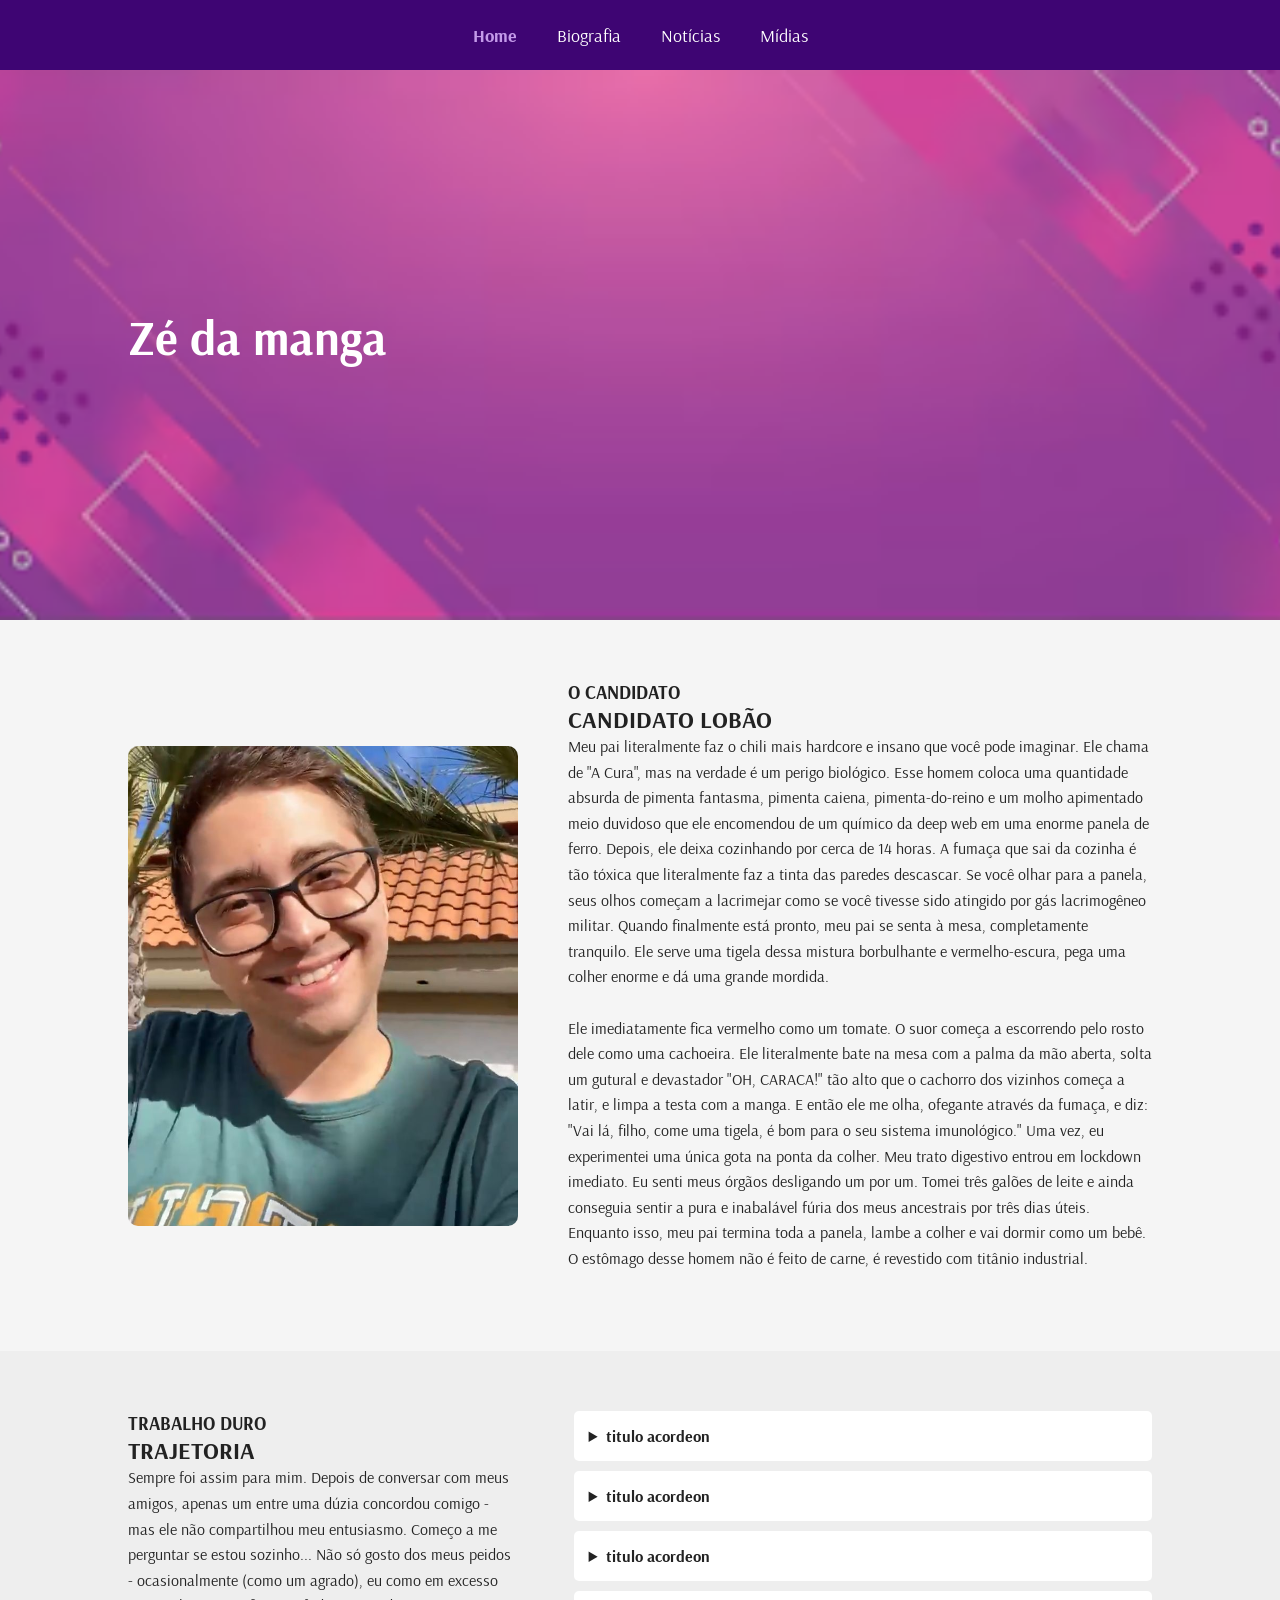
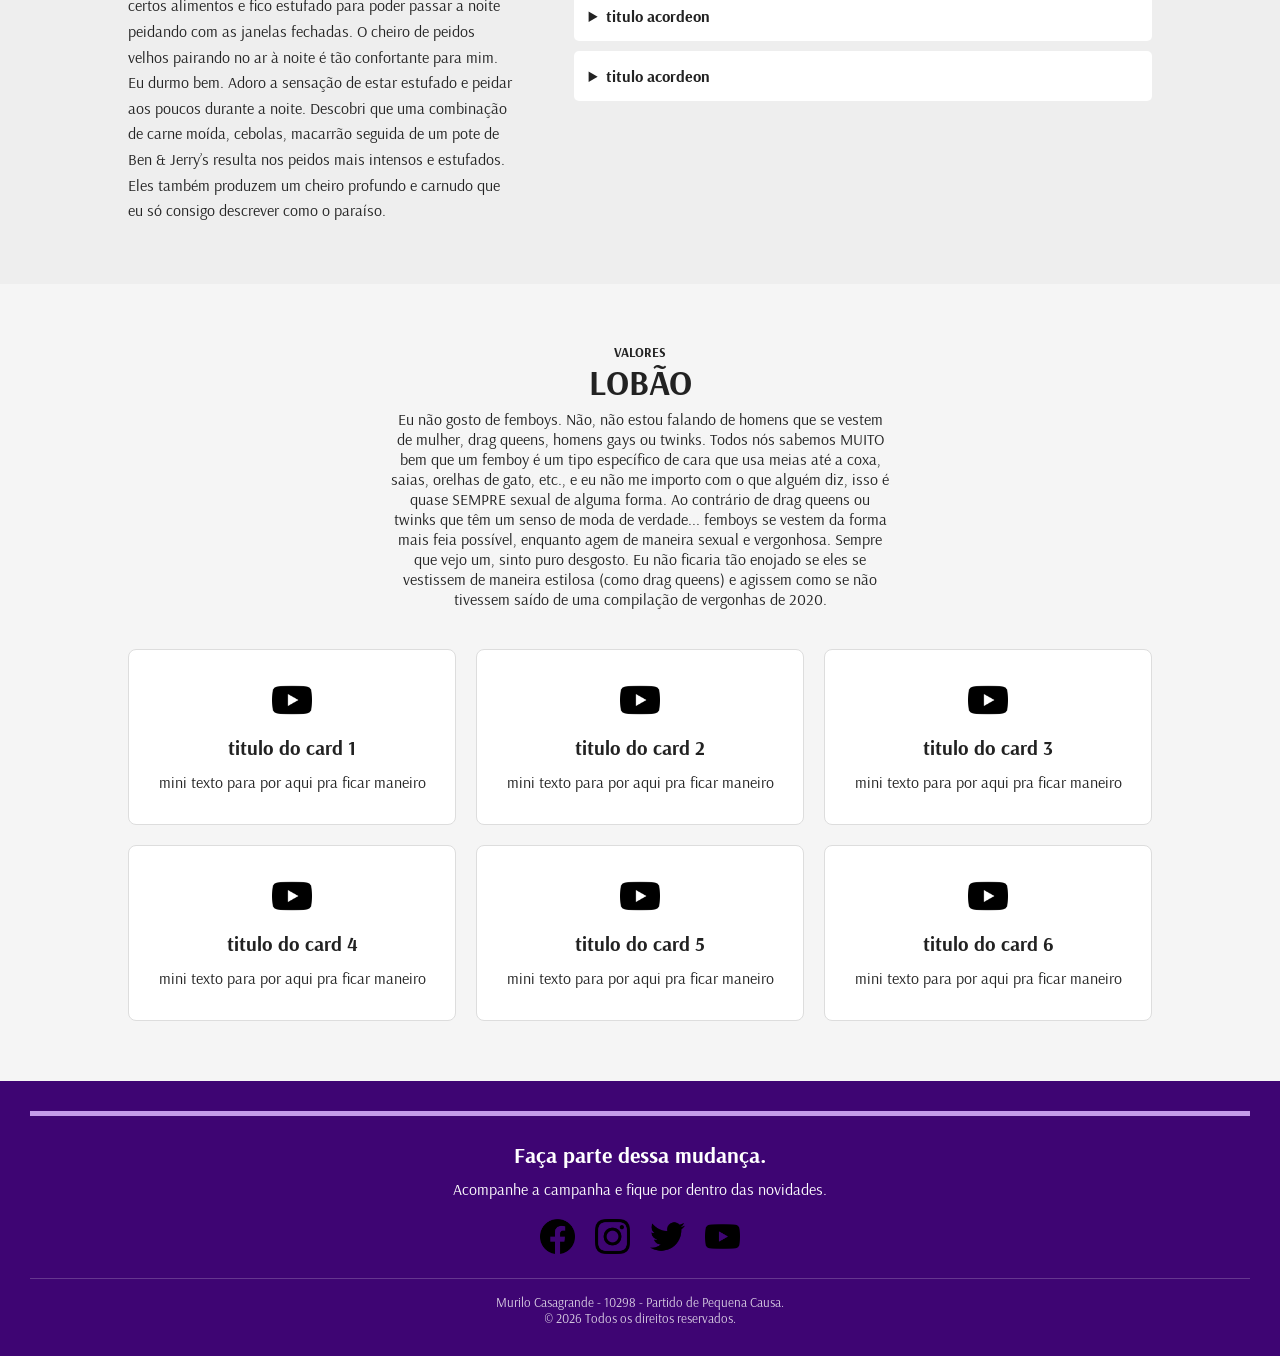
<file: index.html>
<!DOCTYPE html>
<html lang="pt-br">

<head>
    <meta charset="UTF-8">
    <meta name="viewport" content="width=device-width, initial-scale=1.0">

    <title>Murilo BigHouse | Candidato</title>

    <link rel="stylesheet" href="style/index.css">

    <link rel="preconnect" href="https://fonts.googleapis.com">
    <link rel="preconnect" href="https://fonts.gstatic.com" crossorigin>

    <link href="https://fonts.googleapis.com/css2?family=Arsenal:wght@400;700&display=swap"
        rel="stylesheet">
</head>

<body>

    <header>

        <nav>

            <ul>

                <li>
                    <a href="index.html" class="ativo">Home</a>
                </li>

                <li>
                    <a href="biografia.html">Biografia</a>
                </li>

                <li>
                    <a href="noticias.html">Notícias</a>
                </li>

                <li>
                    <a href="midias.html">Mídias</a>
                </li>

            </ul>

        </nav>

    </header>


    <section class="home">
        <img src="assets/asd.png" alt="">
        <div class="titulo_home">
            <h2>Zé da manga</h2>
        </div>

    </section>

    <section class="candidato">
        <div class="foto_candidato">
            <img src="assets/Alaaaan.jpg"
                alt="">
        </div>

        <div class="dados_candidato">
            <h3>O CANDIDATO</h3>
            <h1>CANDIDATO LOBÃO</h1>
            <p>
                Meu pai literalmente faz o chili mais hardcore e insano que você pode imaginar. Ele chama de "A Cura",
                mas na verdade é um perigo biológico.

                Esse homem coloca uma quantidade absurda de pimenta fantasma, pimenta caiena, pimenta-do-reino e um
                molho apimentado meio duvidoso que ele encomendou de um químico da deep web em uma enorme panela de
                ferro. Depois, ele deixa cozinhando por cerca de 14 horas.

                A fumaça que sai da cozinha é tão tóxica que literalmente faz a tinta das paredes descascar. Se você
                olhar para a panela, seus olhos começam a lacrimejar como se você tivesse sido atingido por gás
                lacrimogêneo militar.

                Quando finalmente está pronto, meu pai se senta à mesa, completamente tranquilo. Ele serve uma tigela
                dessa mistura borbulhante e vermelho-escura, pega uma colher enorme e dá uma grande mordida.
                <br>
                <br>

                Ele imediatamente fica vermelho como um tomate. O suor começa a escorrendo pelo rosto dele como uma
                cachoeira. Ele literalmente bate na mesa com a palma da mão aberta, solta um gutural e devastador "OH,
                CARACA!" tão alto que o cachorro dos vizinhos começa a latir, e limpa a testa com a manga.

                E então ele me olha, ofegante através da fumaça, e diz: "Vai lá, filho, come uma tigela, é bom para o
                seu sistema imunológico."

                Uma vez, eu experimentei uma única gota na ponta da colher. Meu trato digestivo entrou em lockdown
                imediato. Eu senti meus órgãos desligando um por um. Tomei três galões de leite e ainda conseguia sentir
                a pura e inabalável fúria dos meus ancestrais por três dias úteis.

                Enquanto isso, meu pai termina toda a panela, lambe a colher e vai dormir como um bebê. O estômago desse
                homem não é feito de carne, é revestido com titânio industrial.
            </p>
        </div>
    </section>

    <section class="trajetoria">
        <div class="trabalho">
            <h3>TRABALHO DURO</h3>
            <h1>TRAJETORIA</h1>
            <p>
                Sempre foi assim para mim. Depois de conversar com meus amigos, apenas um entre uma dúzia concordou
                comigo - mas ele não compartilhou meu entusiasmo. Começo a me perguntar se estou sozinho...

                Não só gosto dos meus peidos - ocasionalmente (como um agrado), eu como em excesso certos alimentos e
                fico estufado para poder passar a noite peidando com as janelas fechadas. O cheiro de peidos velhos
                pairando no ar à noite é tão confortante para mim. Eu durmo bem. Adoro a sensação de estar estufado e
                peidar aos poucos durante a noite.

                Descobri que uma combinação de carne moída, cebolas, macarrão seguida de um pote de Ben & Jerry’s
                resulta nos peidos mais intensos e estufados. Eles também produzem um cheiro profundo e carnudo que eu
                só consigo descrever como o paraíso.
            </p>
        </div>

        <div class="acordeons">
            <details>
                <summary>titulo acordeon</summary>
                <p>conteudo acordeon 1</p>
            </details>
            <details>
                <summary>titulo acordeon</summary>
                <p>conteudo acordeon 2</p>
            </details>
            <details>
                <summary>titulo acordeon</summary>
                <p>conteudo acordeon 3</p>
            </details>
            <details>
                <summary>titulo acordeon</summary>
                <p>conteudo acordeon 4</p>
            </details>
            <details>
                <summary>titulo acordeon</summary>
                <p>conteudo acordeon 5</p>
            </details>
        </div>
    </section>

    <section class="valores">
        <div class="conteudo">
            <h5>VALORES</h5>
            <h2>LOBÃO</h2>
            <p>Eu não gosto de femboys. Não, não estou falando de homens que se vestem de mulher, drag queens, homens
                gays ou twinks. Todos nós sabemos MUITO bem que um femboy é um tipo específico de cara que usa meias até
                a coxa, saias, orelhas de gato, etc., e eu não me importo com o que alguém diz, isso é quase SEMPRE
                sexual de alguma forma. Ao contrário de drag queens ou twinks que têm um senso de moda de verdade...
                femboys se vestem da forma mais feia possível, enquanto agem de maneira sexual e vergonhosa. Sempre que
                vejo um, sinto puro desgosto. Eu não ficaria tão enojado se eles se vestissem de maneira estilosa (como
                drag queens) e agissem como se não tivessem saído de uma compilação de vergonhas de 2020.</p>
        </div>
        <div class="cards">
            <div>
                <img src="assets/youtube.png" alt="">
                <h6>titulo do card 1</h6>
                <p>mini texto para por aqui pra ficar maneiro</p>
            </div>
            <div>
                <img src="assets/youtube.png" alt="">
                <h6>titulo do card 2</h6>
                <p>mini texto para por aqui pra ficar maneiro</p>
            </div>
            <div>
                <img src="assets/youtube.png" alt="">
                <h6>titulo do card 3</h6>
                <p>mini texto para por aqui pra ficar maneiro</p>
            </div>
            <div>
                <img src="assets/youtube.png" alt="">
                <h6>titulo do card 4</h6>
                <p>mini texto para por aqui pra ficar maneiro</p>
            </div>
            <div>
                <img src="assets/youtube.png" alt="">
                <h6>titulo do card 5</h6>
                <p>mini texto para por aqui pra ficar maneiro</p>
            </div>
            <div>
                <img src="assets/youtube.png" alt="">
                <h6>titulo do card 6</h6>
                <p>mini texto para por aqui pra ficar maneiro</p>
            </div>
        </div>
    </section>

    <footer>

        <div class="linha-footer"></div>

        <div class="footer-conteudo">

            <h2>
                Faça parte dessa mudança.
            </h2>

            <p>
                Acompanhe a campanha e fique por dentro
                das novidades.
            </p>


            <div class="redes">

                <a href="https://facebook.com" target="_blank">
                    <img src="assets/facebook.png" alt="Facebook">
                </a>

                <a href="https://instagram.com" target="_blank">
                    <img src="assets/instagram.png" alt="Instagram">
                </a>

                <a href="https://x.com" target="_blank">
                    <img src="assets/twitter.png" alt="X">
                </a>

                <a href="https://youtube.com" target="_blank">
                    <img src="assets/youtube.png" alt="YouTube">
                </a>

            </div>

        </div>


        <div class="copyright">

            <p>
                Murilo Casagrande - 10298 -
                Partido de Pequena Causa.
            </p>

            <p>
                © 2026 Todos os direitos reservados.
            </p>

        </div>

    </footer>

</body>

</html>
</file>
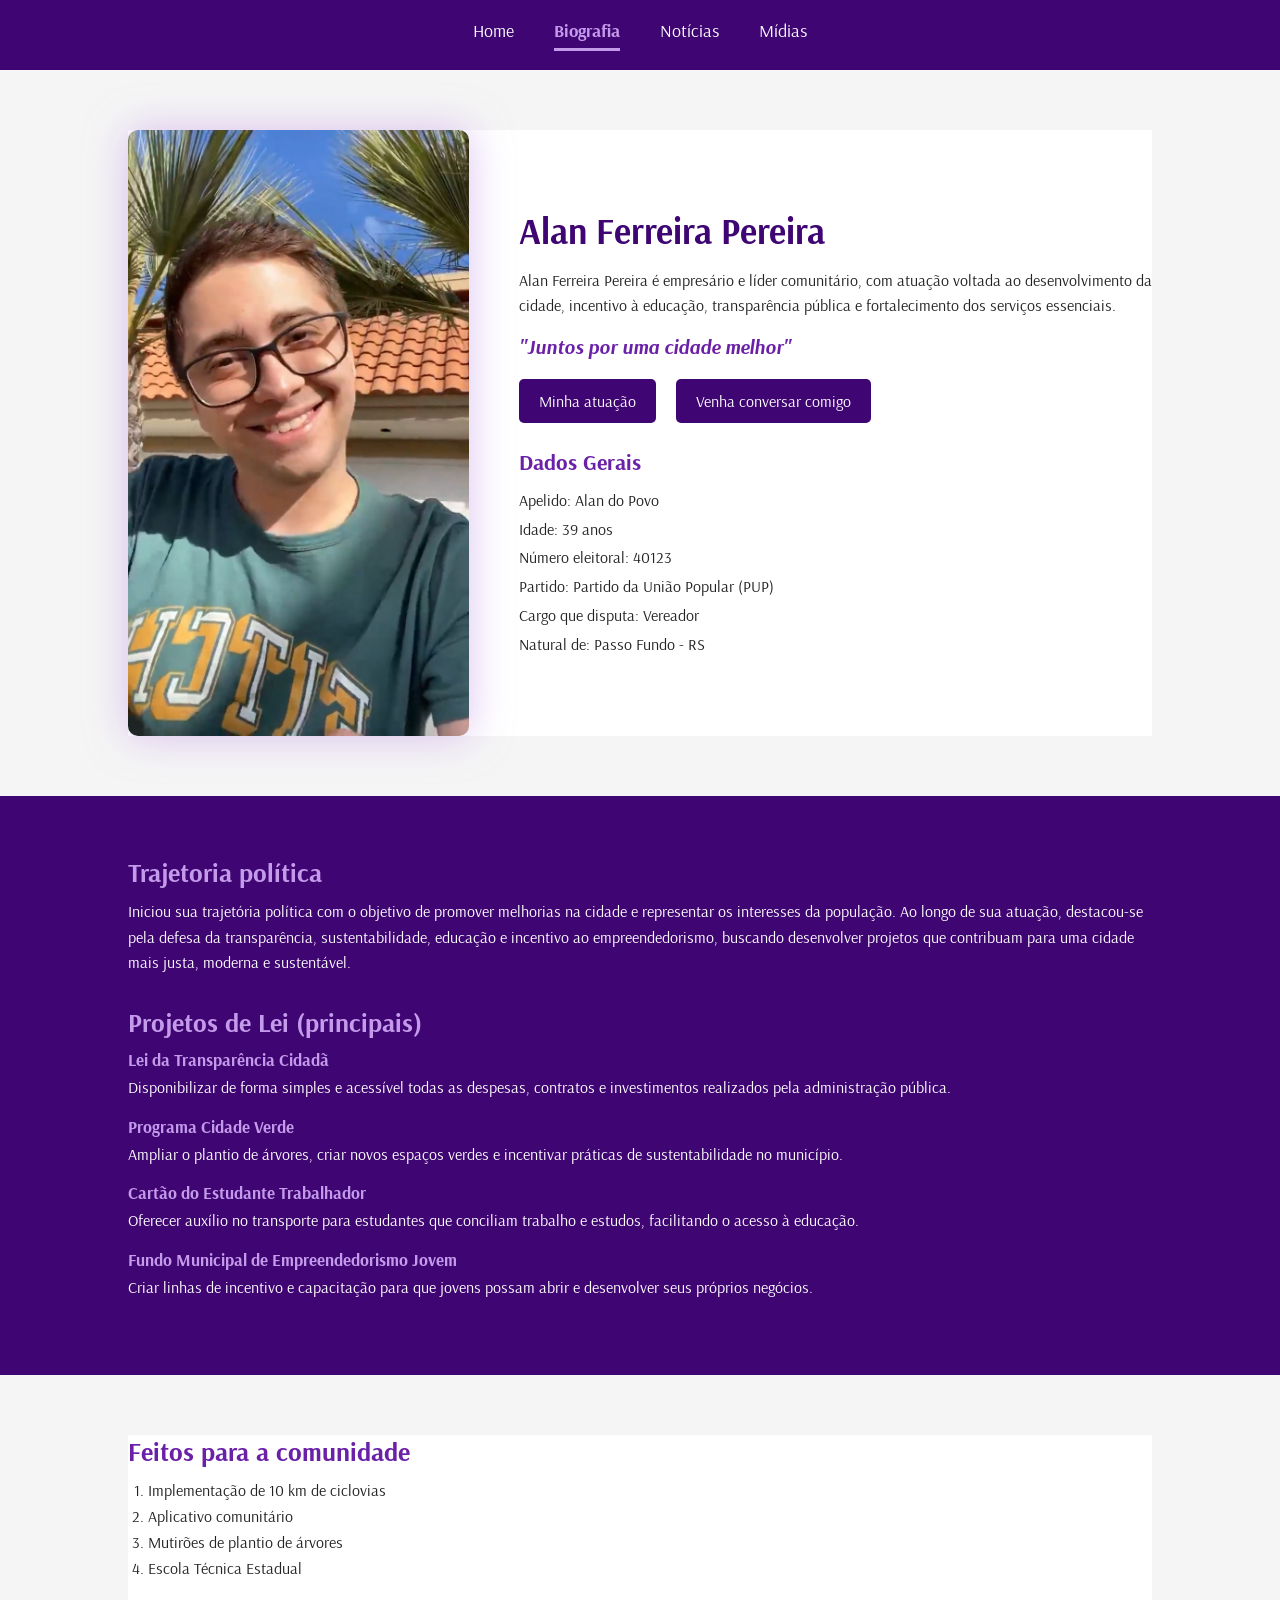
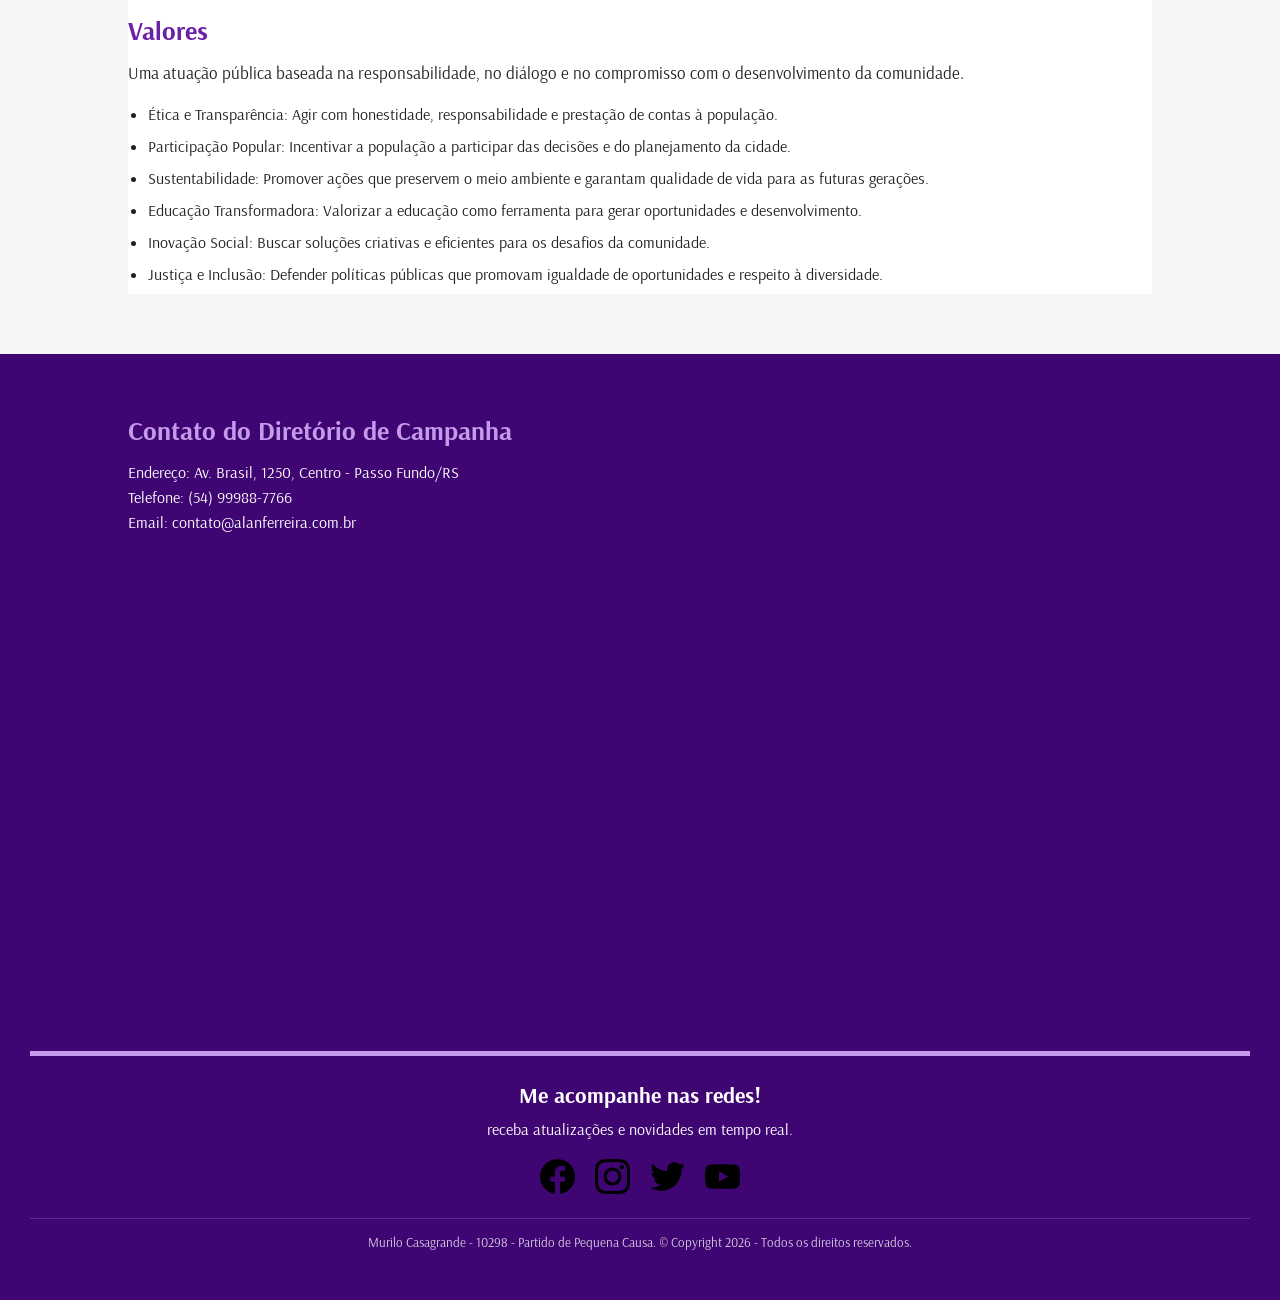
<file: biografia.html>
<!DOCTYPE html>
<html lang="pt-br">
<head>
    <meta charset="UTF-8">
    <meta name="viewport" content="width=device-width, initial-scale=1.0">
    <title>Biografia</title>
    <link rel="stylesheet" href="style/biografia.css">
    <link rel="preconnect" href="https://fonts.googleapis.com">
    <link rel="preconnect" href="https://fonts.gstatic.com" crossorigin>
    <link href="https://fonts.googleapis.com/css2?family=Arsenal:ital,wght@0,400;0,700;1,400;1,700&display=swap" rel="stylesheet">
</head>
<body>
    <nav>
        <ul>
            <a href="index.html"><li >Home</li></a>
            <a href="biografia.html"><li  id="atual">Biografia</li></a>
            <a href="noticias.html"><li>Notícias</li></a>
            <a href="midias.html"><li>Mídias</li></a>
        </ul>
    </nav>

    <section class="apresentacao">
    <div class="foto">
        <img src="assets/Alaaaan.jpg" alt="Foto de Alan Ferreira Pereira">
    </div>

    <div class="informacoes">
        <div class="perfil">
        <h1>Alan Ferreira Pereira</h1>

        <p>
            Alan Ferreira Pereira é empresário e líder comunitário, com atuação voltada
            ao desenvolvimento da cidade, incentivo à educação, transparência pública e
            fortalecimento dos serviços essenciais.
        </p>

        <h2>"Juntos por uma cidade melhor"</h2>
    </div>
        <div class="botoes">
            <div class="botao">
                <a href="#trajetoria">Minha atuação</a>
            </div>

            <div class="botao">
                <a href="#contato">Venha conversar comigo</a>
            </div>
        </div>

        <div class="dados_gerais">
            <h2>Dados Gerais</h2>
            <ul>
                <li>Apelido: Alan do Povo</li>
                <li>Idade: 39 anos</li>
                <li>Número eleitoral: 40123</li>
                <li>Partido: Partido da União Popular (PUP)</li>
                <li>Cargo que disputa: Vereador</li>
                <li>Natural de: Passo Fundo - RS</li>
            </ul>
        </div>
    </div>
</section>

<section id="trajetoria">
    <div class="trajetoria_politica">
        <h2>Trajetoria política</h2>
        <p>Iniciou sua trajetória política com o objetivo de promover melhorias na cidade e representar os interesses da população. Ao longo de sua atuação, destacou-se pela defesa da transparência, sustentabilidade, educação e incentivo ao empreendedorismo, buscando desenvolver projetos que contribuam para uma cidade mais justa, moderna e sustentável.</p>
    </div>
    <div class="projetos">
        <h2>Projetos de Lei (principais)</h2>

        <h4>Lei da Transparência Cidadã</h4>
        <p>Disponibilizar de forma simples e acessível todas as despesas, contratos e investimentos realizados pela administração pública.</p>

        <h4>Programa Cidade Verde</h4>
        <p>Ampliar o plantio de árvores, criar novos espaços verdes e incentivar práticas de sustentabilidade no município.</p>

        <h4>Cartão do Estudante Trabalhador</h4>
        <p>Oferecer auxílio no transporte para estudantes que conciliam trabalho e estudos, facilitando o acesso à educação.</p>

        <h4>Fundo Municipal de Empreendedorismo Jovem</h4>
        <p>Criar linhas de incentivo e capacitação para que jovens possam abrir e desenvolver seus próprios negócios.</p>
    </div>
</section>

<section class="Feitos_comunidade">
    <div class="feitos">
        <h2>Feitos para a comunidade</h2>
        <ol>
            <li>Implementação de 10 km de ciclovias</li>
            <li>Aplicativo comunitário</li>
            <li>Mutirões de plantio de árvores</li>
            <li>Escola Técnica Estadual</li>
        </ol>
    </div>
    
    <div class="valores">
        <h2>Valores</h2>
        <p>Uma atuação pública baseada na responsabilidade, no diálogo e no compromisso com o desenvolvimento da comunidade.</p> 
        <ul> 
            <li>Ética e Transparência: Agir com honestidade, responsabilidade e prestação de contas à população.</li> 
            <li>Participação Popular: Incentivar a população a participar das decisões e do planejamento da cidade.</li> 
            <li>Sustentabilidade: Promover ações que preservem o meio ambiente e garantam qualidade de vida para as futuras gerações.</li> 
            <li>Educação Transformadora: Valorizar a educação como ferramenta para gerar oportunidades e desenvolvimento.</li> 
            <li>Inovação Social: Buscar soluções criativas e eficientes para os desafios da comunidade.</li> 
            <li>Justiça e Inclusão: Defender políticas públicas que promovam igualdade de oportunidades e respeito à diversidade.</li> 
        </ul>
    </div>
</section>

<section id="contato">
   <h2>Contato do Diretório de Campanha</h2> 
   <p>Endereço: Av. Brasil, 1250, Centro - Passo Fundo/RS</p> 
   <p>Telefone: (54) 99988-7766</p> 
   <p>Email: contato@alanferreira.com.br</p>

    <iframe src="https://www.google.com/maps/embed?pb=!1m18!1m12!1m3!1d364.09204742768617!2d-50.86758906244923!3d-29.753145891953086!2m3!1f0!2f0!3f0!3m2!1i1024!2i768!4f13.1!3m3!1m2!1s0x951910f8bb791ac7%3A0x8eea11a32f8641f!2sFazenda%20Fialho%2C%20Taquara%20-%20RS%2C%2095600-000!5e0!3m2!1spt-BR!2sbr!4v1785972077071!5m2!1spt-BR!2sbr" width="600" height="450" style="border:0;" allowfullscreen="" loading="lazy" referrerpolicy="strict-origin-when-cross-origin"></iframe>
</section>

    <footer>
        <div class="linha-footer">
        </div>

        <h4>Me acompanhe nas redes!</h4>
        <p>receba atualizações e novidades em tempo real.</p>
        <div>
            <a href="facebook.com"><img src="assets/facebook.png" alt=""></a>
            <a href="instagram.com"><img src="assets/instagram.png" alt=""></a>
            <a href="x.com"><img src="assets/twitter.png" alt=""></a>
            <a href="youtube.com"><img src="assets/youtube.png" alt=""></a>
        </div>
        <p>Murilo Casagrande - 10298 - Partido de Pequena Causa. © Copyright 2026 - Todos os direitos reservados. </p>
    </footer>
</body>
</html>
</file>
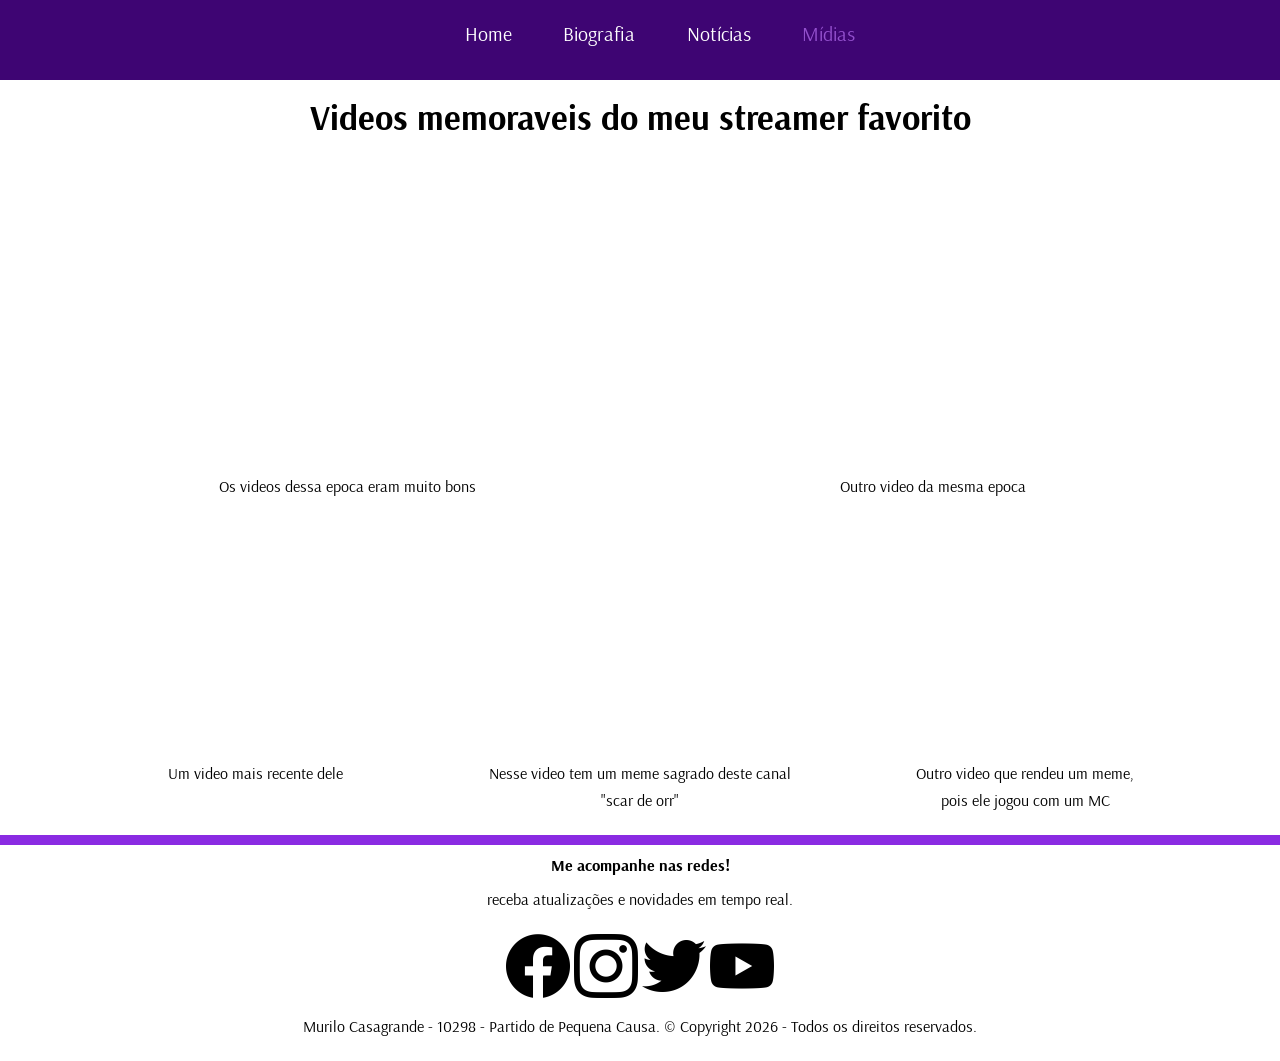
<file: midias.html>
<!DOCTYPE html>
<html lang="pt-br">
<head>
    <meta charset="UTF-8">
    <meta name="viewport" content="width=device-width, initial-scale=1.0">
    <title>Midias</title>
    <link rel="stylesheet" href="style/midias.css">
    <link rel="preconnect" href="https://fonts.googleapis.com">
    <link rel="preconnect" href="https://fonts.gstatic.com" crossorigin>
    <link href="https://fonts.googleapis.com/css2?family=Arsenal:ital,wght@0,400;0,700;1,400;1,700&display=swap" rel="stylesheet">
</head>
<body>
   <nav>
        <ul>
            <a href="index.html"><li >Home</li></a>
            <a href="biografia.html"><li>Biografia</li></a>
            <a href="noticias.html"><li>Notícias</li></a>
            <a href="midias.html"><li id="atual">Mídias</li></a>
        </ul>
    </nav>

    <section class="">
    <h2>Videos memoraveis do meu streamer favorito</h2>
    
    <div class="fila1">
        <div class="card-video">
            <iframe width="560" height="315" src="https://www.youtube.com/embed/fJl1BoiMAeQ?si=vUdBvvUh88IRt8h7" title="YouTube video player" frameborder="0" allow="accelerometer; autoplay; clipboard-write; encrypted-media; gyroscope; picture-in-picture; web-share" referrerpolicy="strict-origin-when-cross-origin" allowfullscreen></iframe>
            <p>Os videos dessa epoca eram muito bons</p>
        </div>
        <div class="card-video">
           <iframe width="560" height="315" src="https://www.youtube.com/embed/xoTwTI9IEJE?si=JrlB6em8w6LVbyKI" title="YouTube video player" frameborder="0" allow="accelerometer; autoplay; clipboard-write; encrypted-media; gyroscope; picture-in-picture; web-share" referrerpolicy="strict-origin-when-cross-origin" allowfullscreen></iframe>
           <p>Outro video da mesma epoca</p>
        </div>
    </div>
    <div class="fila2">
        <div class="card-video">
            <iframe width="360" height="200" src="https://www.youtube.com/embed/wScsMkMsg3A?si=4ffNnVYVSdV9pg46" title="YouTube video player" frameborder="0" allow="accelerometer; autoplay; clipboard-write; encrypted-media; gyroscope; picture-in-picture; web-share" referrerpolicy="strict-origin-when-cross-origin" allowfullscreen></iframe>
            <p>Um video mais recente dele</p>
        </div>
        <div class="card-video">
            <iframe width="360" height="200" src="https://www.youtube.com/embed/pOpJ124j0gQ?si=aYawLCtB4aeyXgXO" title="YouTube video player" frameborder="0" allow="accelerometer; autoplay; clipboard-write; encrypted-media; gyroscope; picture-in-picture; web-share" referrerpolicy="strict-origin-when-cross-origin" allowfullscreen></iframe>
            <p>Nesse video tem um meme sagrado deste canal</p>
            <p>"scar de orr"</p>
        </div>
        <div class="card-video">
            <iframe width="360" height="200" src="https://www.youtube.com/embed/fraGVLxa_0M?si=5s348v7EVL3AXtM7" title="YouTube video player" frameborder="0" allow="accelerometer; autoplay; clipboard-write; encrypted-media; gyroscope; picture-in-picture; web-share" referrerpolicy="strict-origin-when-cross-origin" allowfullscreen></iframe>
            <p>Outro video que rendeu um meme,</p>
            <p>pois ele jogou com um MC</p>
        </div>
    </div>
</section>
    <footer>
        <div class="linha-footer">
        </div>

        <h4>Me acompanhe nas redes!</h4>
        <p>receba atualizações e novidades em tempo real.</p>
        <div>
            <a href="facebook.com"><img src="assets/facebook.png" alt=""></a>
            <a href="instagram.com"><img src="assets/instagram.png" alt=""></a>
            <a href="x.com"><img src="assets/twitter.png" alt=""></a>
            <a href="youtube.com"><img src="assets/youtube.png" alt=""></a>
        </div>
        <p>Murilo Casagrande - 10298 - Partido de Pequena Causa. © Copyright 2026 - Todos os direitos reservados. </p>
    </footer>
</body>
</html>
</file>
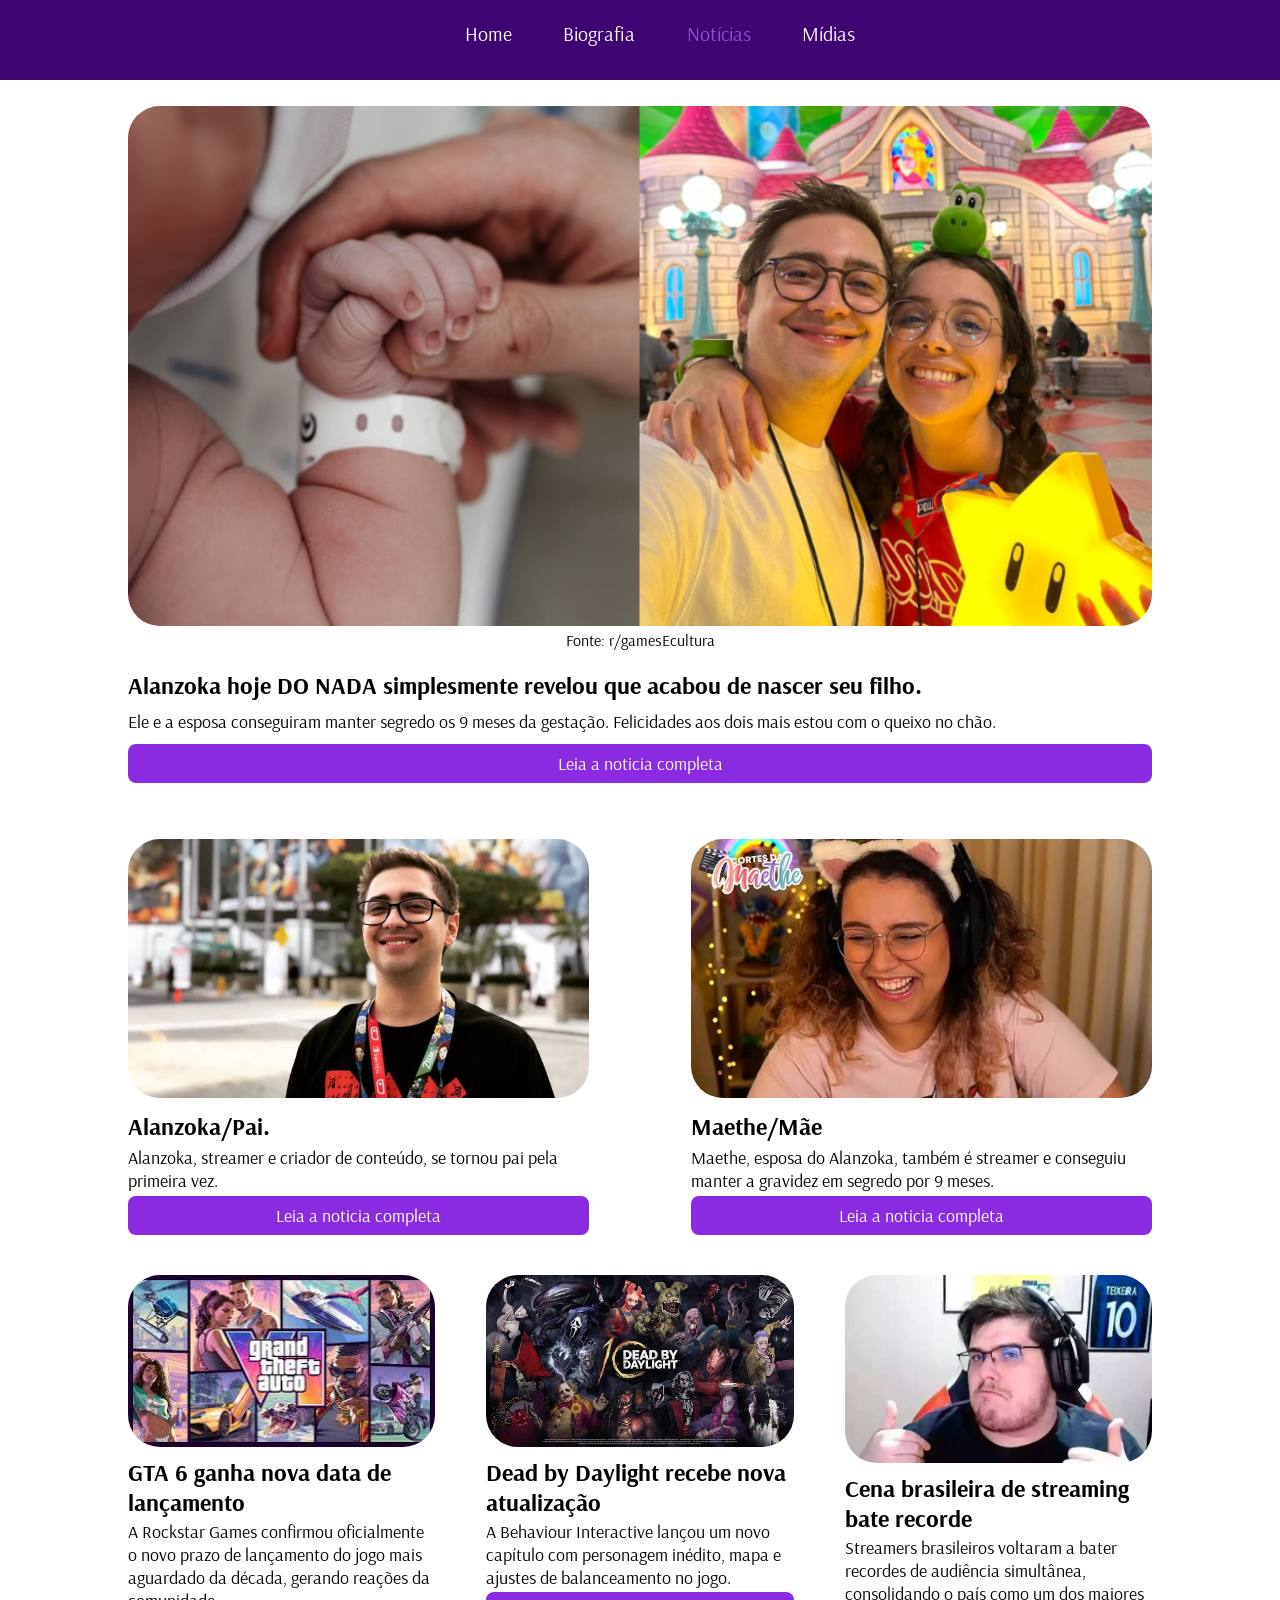
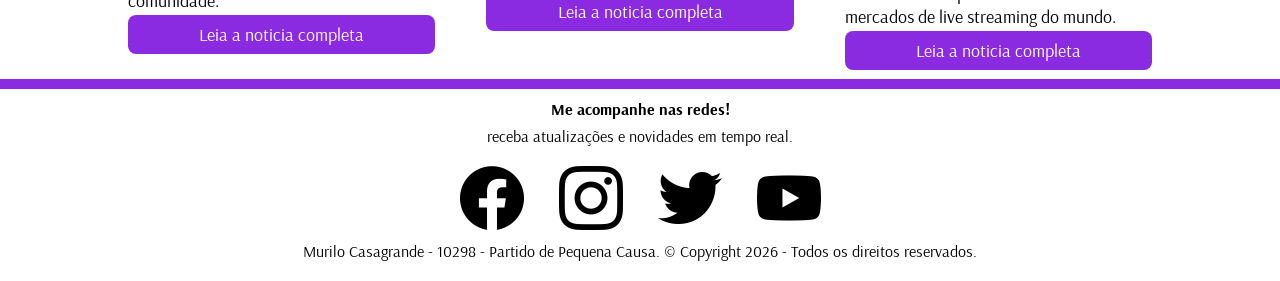
<file: noticias.html>
<!DOCTYPE html>
<html lang="pt-br">
<head>
    <meta charset="UTF-8">
    <meta name="viewport" content="width=device-width, initial-scale=1.0">
    <title>Notícias</title>
    <link rel="stylesheet" href="style/noticias.css">
    <link rel="preconnect" href="https://fonts.googleapis.com">
    <link rel="preconnect" href="https://fonts.gstatic.com" crossorigin>
    <link href="https://fonts.googleapis.com/css2?family=Arsenal:ital,wght@0,400;0,700;1,400;1,700&display=swap" rel="stylesheet">
</head>
<body>
    <nav>
        <ul>
            <a href="index.html"><li>Home</li></a>
            <a href="biografia.html"><li>Biografia</li></a>
            <a href="noticias.html"><li id="atual">Notícias</li></a>
            <a href="midias.html"><li>Mídias</li></a>
        </ul>
    </nav>

    <div class="fila1">
        <div class="noticia0">
            <figure>
                <img src="assets/Captura de tela 2026-07-15 192815.png" alt="">
                <figcaption>Fonte: r/gamesEcultura</figcaption>
            </figure>
            <h2>Alanzoka hoje DO NADA simplesmente revelou que acabou de nascer seu filho.</h2>
            <p>Ele e a esposa conseguiram manter segredo os 9 meses da gestação. Felicidades aos dois mais estou com o queixo no chão.</p>

            <div class="button">
                <a target="_blank"
                  href="https://www.reddit.com/r/gamesEcultura/comments/1t4twnn/alanzoka_hoje_do_nada_simplesmente_revelou_que/?tl=pt-br">
                  <p>Leia a noticia completa</p>
                </a>
            </div>
        </div>
    </div>

    <div class="fila2">
        <div class="noticia1">
            <figure>
                <img src="assets/images (3).jpg" alt="">
            </figure>
            <h2>Alanzoka/Pai.</h2>
            <p>Alanzoka, streamer e criador de conteúdo, se tornou pai pela primeira vez.</p>

            <div class="button">
                <a target="_blank" href="#">
                  <p>Leia a noticia completa</p>
                </a>
            </div>
        </div>

        <div class="noticia2">
            <figure>
                <img src="assets/images (2).jpg" alt="">
            </figure>
            <h2>Maethe/Mãe</h2>
            <p>Maethe, esposa do Alanzoka, também é streamer e conseguiu manter a gravidez em segredo por 9 meses.</p>

            <div class="button">
                <a target="_blank" href="#">
                  <p>Leia a noticia completa</p>
                </a>
            </div>
        </div>
    </div>

    <div class="fila3">
    <div class="noticia3"> 
        <figure>
            <img src="assets/images (4).jpg" alt="">
        </figure>
        <h2>GTA 6 ganha nova data de lançamento</h2>
        <p>A Rockstar Games confirmou oficialmente o novo prazo de lançamento do jogo mais aguardado da década, gerando reações da comunidade.</p>

        <div class="button">
            <a target="_blank" href="#">
              <p>Leia a noticia completa</p>
            </a>
        </div>
    </div>

    <div class="noticia4">
        <figure>
            <img src="assets/images (5).jpg" alt="">
        </figure>
        <h2>Dead by Daylight recebe nova atualização</h2>
        <p>A Behaviour Interactive lançou um novo capítulo com personagem inédito, mapa e ajustes de balanceamento no jogo.</p>

        <div class="button">
            <a target="_blank" href="#">
              <p>Leia a noticia completa</p>
            </a>
        </div>
    </div>

    <div class="noticia5">
        <figure>
            <img src="assets/images (6).jpg" alt="">
        </figure>
        <h2>Cena brasileira de streaming bate recorde</h2>
        <p>Streamers brasileiros voltaram a bater recordes de audiência simultânea, consolidando o país como um dos maiores mercados de live streaming do mundo.</p>

        <div class="button">
            <a target="_blank" href="#">
              <p>Leia a noticia completa</p>
            </a>
        </div>
    </div>
</div>

    <footer>
        <div class="linha-footer"></div>

        <h4>Me acompanhe nas redes!</h4>
        <p>receba atualizações e novidades em tempo real.</p>
        <div>
            <a href="facebook.com"><img src="assets/facebook.png" alt=""></a>
            <a href="instagram.com"><img src="assets/instagram.png" alt=""></a>
            <a href="x.com"><img src="assets/twitter.png" alt=""></a>
            <a href="youtube.com"><img src="assets/youtube.png" alt=""></a>
        </div>
        <p>Murilo Casagrande - 10298 - Partido de Pequena Causa. © Copyright 2026 - Todos os direitos reservados.</p>
    </footer>
</body>
</html>
</file>
<file: style/index.css>
* {
    margin: 0;
    padding: 0;
    box-sizing: border-box;
    font-family: "Arsenal", sans-serif;
}

body {
    background-color: #f5f5f5;
    color: #222;
}

/* MENU */

nav {
    background-color: #3e0573;
    height: 70px;

    display: flex;
    align-items: center;
    justify-content: center;
}

nav ul {
    display: flex;
    gap: 40px;
    list-style: none;
}

nav a {
    color: white;
    text-decoration: none;
    font-size: 18px;
}

nav a:hover {
    color: #c49bea;
}

nav a.ativo {
    color: #c49bea;
    font-weight: bold;
}

/* TEXTOS REUTILIZÁVEIS */

.subtitulo {
    display: block;
    color: #6b20a8;
    font-weight: bold;
    letter-spacing: 1px;
    text-transform: uppercase;
    font-size: 14px;
    margin-bottom: 10px;
}

.linha {
    width: 60px;
    height: 4px;
    background-color: #6b20a8;
    margin: 15px 0 20px;
}

.botao {
    display: inline-block;
    background-color: #3e0573;
    color: white;

    border: none;
    padding: 12px 25px;

    font-size: 16px;
    border-radius: 5px;
    text-decoration: none;

    cursor: pointer;
    transition: background-color 0.2s ease;
}

.botao:hover {
    background-color: #5b159b;
}

.botao-roxo {
    background-color: #6b20a8;
}

.botao-roxo:hover {
    background-color: #8a2fd1;
}

/* HOME */

.home {
    position: relative;
}

.home img {
    width: 100%;
    height: 550px;
    object-fit: cover;
    display: block;
}

.home .overlay {
    position: absolute;
    inset: 0;
    background: linear-gradient(90deg, rgba(0, 0, 0, 0.55), rgba(0, 0, 0, 0.15));
}

.titulo_home {
    position: absolute;
    top: 50%;
    left: 10%;
    transform: translateY(-50%);
    max-width: 600px;
    z-index: 1;
}

.titulo_home span.subtitulo {
    color: #c49bea;
}

.titulo_home h1,
.titulo_home h2 {
    font-size: 48px;
    color: white;
    line-height: 1.2;
    margin-bottom: 15px;
}

.titulo_home h1 strong {
    color: #c49bea;
}

.titulo_home p {
    color: #eee;
    margin-bottom: 25px;
    line-height: 1.5;
}

/* CANDIDATO */

.candidato {
    width: 80%;
    margin: 60px auto;

    display: flex;
    align-items: center;
    gap: 50px;
}

.foto_candidato {
    position: relative;
    width: 40%;
    height: 480px;
}

.foto-brilho {
    position: absolute;
    inset: -20px;
    background: radial-gradient(circle, #c49bea, transparent 70%);
    filter: blur(30px);
    z-index: -1;
    border-radius: 10px;
}

.foto_candidato img {
    width: 100%;
    height: 100%;
    object-fit: cover;
    border-radius: 10px;
    display: block;
}

.dados_candidato {
    width: 60%;
}

.dados_candidato h2 {
    font-size: 40px;
    margin-bottom: 5px;
}

.dados_candidato p {
    margin-bottom: 20px;
    line-height: 1.6;
}

/* TRAJETÓRIA */

.trajetoria {
    background-color: #eee;
    padding: 60px 10%;

    display: flex;
    gap: 60px;
}

.trabalho {
    width: 40%;
}

.trabalho h2 {
    font-size: 35px;
    margin-bottom: 5px;
}

.trabalho p {
    line-height: 1.6;
}

.acordeons {
    width: 60%;
}

details {
    background-color: white;
    margin-bottom: 10px;
    padding: 15px;

    border-radius: 5px;
}

summary {
    cursor: pointer;
    font-weight: bold;
}

summary span {
    color: #6b20a8;
    margin-right: 10px;
}

details p {
    margin-top: 10px;
    line-height: 1.6;
    color: #444;
}

/* VALORES */

.valores {
    padding: 60px 10%;
    text-align: center;
}

.valores .conteudo {
    display: flex;
    flex-direction: column;
    align-items: center;
    margin-bottom: 40px;
}

.valores .conteudo h2 {
    font-size: 35px;
    margin-bottom: 5px;
}

.valores .conteudo p {
    max-width: 500px;
}

.cards {
    display: grid;
    grid-template-columns: repeat(3, 1fr);
    gap: 20px;
}

.cards > div {
    background-color: white;
    padding: 30px 20px;

    border: 1px solid #ddd;
    border-radius: 8px;
}

.cards img {
    width: 40px;
    height: 40px;
    object-fit: contain;
    margin: 0 auto 15px;
    display: block;
}

.icone {
    width: 40px;
    height: 40px;
    margin: 0 auto 15px;

    display: flex;
    align-items: center;
    justify-content: center;

    background-color: #6b20a8;
    color: white;
    font-weight: bold;
    border-radius: 50%;
}

.cards h6 {
    font-size: 20px;
    margin-bottom: 10px;
}

.cards p {
    line-height: 1.5;
}

/* RODAPÉ */

footer {
    background-color: #3e0573;
    color: white;
    text-align: center;
    padding: 30px;
}

.linha-footer {
    height: 5px;
    background-color: #c49bea;
    margin-bottom: 25px;
}

.footer-conteudo h2 {
    font-size: 22px;
    margin-bottom: 5px;
}

.footer-conteudo p {
    margin: 10px 0 20px;
}

.redes {
    display: flex;
    justify-content: center;
    gap: 20px;
    margin-bottom: 20px;
}

.redes img {
    width: 35px;
}

.copyright {
    border-top: 1px solid rgba(255, 255, 255, 0.2);
    padding-top: 15px;
}

.copyright p {
    font-size: 13px;
    opacity: 0.8;
}

/* CELULAR */

@media (max-width: 700px) {

    nav ul {
        gap: 15px;
    }

    nav a {
        font-size: 15px;
    }

    .home img {
        height: 400px;
    }

    .titulo_home {
        left: 5%;
    }

    .titulo_home h1,
    .titulo_home h2 {
        font-size: 32px;
    }

    .candidato,
    .trajetoria {
        flex-direction: column;
    }

    .foto_candidato,
    .dados_candidato,
    .trabalho,
    .acordeons {
        width: 100%;
    }

    .foto_candidato {
        height: 320px;
    }

    .cards {
        grid-template-columns: 1fr;
    }
}
</file>
<file: style/biografia.css>
* {
    margin: 0;
    padding: 0;
    box-sizing: border-box;
    font-family: "Arsenal", sans-serif;
}

body {
    background-color: #f5f5f5;
    color: #222;
}

html {
    scroll-behavior: smooth;
}

/* MENU */

nav {
    height: 70px;
    background-color: #3e0573;
    align-items: center;
    display: flex;
    justify-content: center;
}

nav ul {
    display: flex;
    gap: 40px;
    list-style: none;
}

nav ul li {
    color: white;
    font-size: 18px;
    border-bottom: 3px solid transparent;
    padding-bottom: 6px;
    transition: color 0.2s ease, border-color 0.2s ease;
}

nav a {
    text-decoration: none;
}

nav li:hover {
    color: #c49bea;
    border-bottom-color: #c49bea;
}

#atual {
    color: #c49bea;
    font-weight: bold;
    border-bottom-color: #c49bea;
}

/* APRESENTAÇÃO */

.apresentacao {
    background: #fff;
    display: flex;
    align-items: center;
    gap: 50px;
    width: 80%;
    margin: 60px auto;
}

.foto {
    width: 35%;
}

.foto img {
    width: 100%;
    border-radius: 10px;
    box-shadow: 0 0 40px rgba(196, 155, 234, 0.6);
    display: block;
}

.informacoes {
    width: 65%;
}

.perfil h1 {
    color: #3e0573;
    font-size: 36px;
    margin-bottom: 15px;
}

.perfil p {
    font-size: 16px;
    line-height: 1.6;
    margin-bottom: 15px;
}

.perfil h2 {
    color: #6b20a8;
    font-style: italic;
    font-size: 20px;
    margin-bottom: 20px;
}

.botoes {
    display: flex;
    gap: 20px;
    margin-bottom: 25px;
}

.botao {
    background-color: #3e0573;
    padding: 12px 20px;
    border-radius: 5px;
    transition: background-color 0.2s ease;
}

.botao:hover {
    background-color: #6b20a8;
}

.botao a {
    color: white;
    text-decoration: none;
    font-size: 16px;
}

.dados_gerais h2 {
    color: #6b20a8;
    font-size: 22px;
    margin-bottom: 10px;
}

.dados_gerais ul {
    font-size: 16px;
    list-style: none;
    line-height: 1.8;
}

/* TRAJETÓRIA */

#trajetoria {
    background-color: #3e0573;
    padding: 60px 10%;
    margin-top: 40px;
}

.trajetoria_politica h2,
.projetos h2 {
    color: #c49bea;
    font-size: 26px;
    margin-bottom: 10px;
}

.projetos h2 {
    margin-top: 30px;
}

.trajetoria_politica p,
.projetos p {
    color: white;
    font-size: 16px;
    line-height: 1.6;
}

.projetos p {
    margin-bottom: 15px;
}

.projetos h4 {
    color: #c49bea;
    font-size: 17px;
    margin-bottom: 5px;
}

/* FEITOS E VALORES */

.Feitos_comunidade {
    background-color: white;
    width: 80%;
    margin: 60px auto;
}

.feitos h2,
.valores h2 {
    color: #6b20a8;
    font-size: 26px;
    margin-bottom: 12px;
}

.feitos ol {
    color: #222;
    font-size: 16px;
    padding-left: 20px;
    margin-bottom: 30px;
}

.feitos ol li {
    padding-bottom: 6px;
}

.valores p {
    color: #222;
    font-size: 17px;
    line-height: 1.6;
    margin-bottom: 15px;
}

.valores ul {
    color: #222;
    font-size: 16px;
    padding-left: 20px;
}

.valores ul li {
    padding-bottom: 8px;
    line-height: 1.5;
}

/* CONTATO */

#contato {
    background-color: #3e0573;
    padding: 60px 10%;
}

#contato h2 {
    color: #c49bea;
    font-size: 26px;
    margin-bottom: 15px;
}

#contato p {
    color: white;
    font-size: 16px;
    padding-bottom: 5px;
}

#contato iframe {
    width: 100%;
    height: 400px;
    border-radius: 8px;
    margin-top: 20px;
    border: 0;
}

/* RODAPÉ */

footer {
    background-color: #3e0573;
    color: white;
    text-align: center;
    padding: 30px;
}

.linha-footer {
    height: 5px;
    background-color: #c49bea;
    margin-bottom: 25px;
}

footer h4 {
    font-size: 22px;
    margin-bottom: 5px;
}

footer p {
    margin: 10px 0 20px;
}

footer div {
    display: flex;
    justify-content: center;
    gap: 20px;
    margin-bottom: 20px;
}

footer img {
    width: 35px;
}

footer > p:last-child {
    font-size: 13px;
    opacity: 0.8;
    border-top: 1px solid rgba(255, 255, 255, 0.2);
    padding-top: 15px;
}

/* CELULAR */

@media (max-width: 700px) {

    nav ul {
        gap: 15px;
    }

    nav ul li {
        font-size: 15px;
    }

    .apresentacao {
        flex-direction: column;
        width: 90%;
    }

    .foto,
    .informacoes {
        width: 100%;
    }

    .Feitos_comunidade {
        width: 90%;
        padding: 0 5%;
    }

    #trajetoria,
    #contato {
        padding: 40px 5%;
    }

    #contato iframe {
        height: 280px;
    }
}
</file>
<file: style/midias.css>
* {
    margin: 0;
    font-family: "Arsenal", sans-serif;
}

nav {
    height: 80px;
    background-color: rgb(62, 5, 115);
    align-items: center;
    display: flex;
    justify-content: center;
}

nav ul {
    display: flex;
    gap: 20%;
    width: 20%;
    max-width: 300px;
    justify-content: center;
}

nav ul li {
    color: rgb(255, 255, 255);
    list-style: none;
    border-bottom: 3px solid transparent;
    padding-bottom: 10px;
}

nav a {
    text-decoration: none;
    font-size: 20px;
}

#atual {
    color: rgb(147, 80, 205);
}

nav li:hover {
    border-bottom: 2px solid rgb(147, 80, 205);
}

.videos h2,
.videos div {
    justify-content: center;
    align-items: center;
}

h2 {
    margin-top: 15px;
    font-size: 35px;
    text-align: center;
}

.fila1 {
    display: flex;
    gap: 25px;
    margin: 15px;
    justify-content: center;
    margin-bottom: 55px;
}

.fila2 {
    display: flex;
    gap: 25px;
    margin: 0 15px 15px;
    justify-content: center;
}

.card-video {
    text-align: center;
}

iframe {
    border-radius: 15px;
    display: block;
}

p {
    margin-top: 7px;
    margin-bottom: 5px;
}

footer {
    text-align: center;
    margin-top: 20px;
}

.redes-sociais {
    display: flex;
    justify-content: center;
    gap: 35px;
    margin: 10px 0;
}

img {
    width: 64px;
}

footer p {
    padding-bottom: 20px;
    padding-top: 7px;
}

.linha-footer {
    height: 10px;
    background-color: blueviolet;
    margin-bottom: 10px;
}
</file>
<file: style/noticias.css>
* {
    margin: 0;
    font-family: "Arsenal", sans-serif;
}

nav {
    height: 80px;
    background-color: rgb(62, 5, 115);
    align-items: center;
    display: flex;
    justify-content: center;
}

nav ul {
    display: flex;
    gap: 20%;
    width: 20%;
    max-width: 300px;
    justify-content: center;
}

nav ul li {
    color: rgb(255, 255, 255);
    list-style: none;
    border-bottom: 3px solid transparent;
    padding-bottom: 10px;
}

nav a {
    text-decoration: none;
    font-size: 20px;
}

#atual {
    color: rgb(147, 80, 205);
}

nav li:hover {
    border-bottom: 2px solid rgb(147, 80, 205);
}

footer {
    text-align: center;
}

footer div {
    display: flex;
    justify-content: center;
    gap: 35px;
}

img {
    width: 64px;
    justify-content: center;
}

footer p {
    padding-bottom: 20px;
    padding-top: 7px;
}

.linha-footer {
    height: 10px;
    background-color: blueviolet;
    margin-bottom: 10px;
}

.fila1, .fila2, .fila3 {
    width: 80%;
    margin-left: 10%;
    margin-top: 2%;
    display: flex;
    justify-content: space-between;
}

.fila1 img, .fila2 img, .fila3 img {
    width: 100%;
    border-radius: 32px;
}

.noticia1, .noticia2 {
    width: 45%;
}

.noticia0 {
    width: 100%;
}

.noticia3, .noticia4, .noticia5 {
    width: 30%;
}

.fila1 figure figcaption,
.fila2 figure figcaption,
.fila3 figure figcaption {
    text-align: center;
    margin-bottom: 2%;
}

.fila1 h2, .fila2 h2, .fila3 h2 {
    color: black;
    margin-top: 2%;
    margin-bottom: 1%;
}

.fila1 p, .fila2 p, .fila3 p {
    font-size: 18px;
}

.button {
    width: 100%;
    background-color: blueviolet;
    margin-top: 1%;
    margin-bottom: 3%;
    border-radius: 8px;
    padding-bottom: 8px;
    padding-top: 8px;
}

.button a {
    text-decoration: none;
    color: white;
}

.button p {
    font-size: 18px;
    text-align: center;
}
</file>
